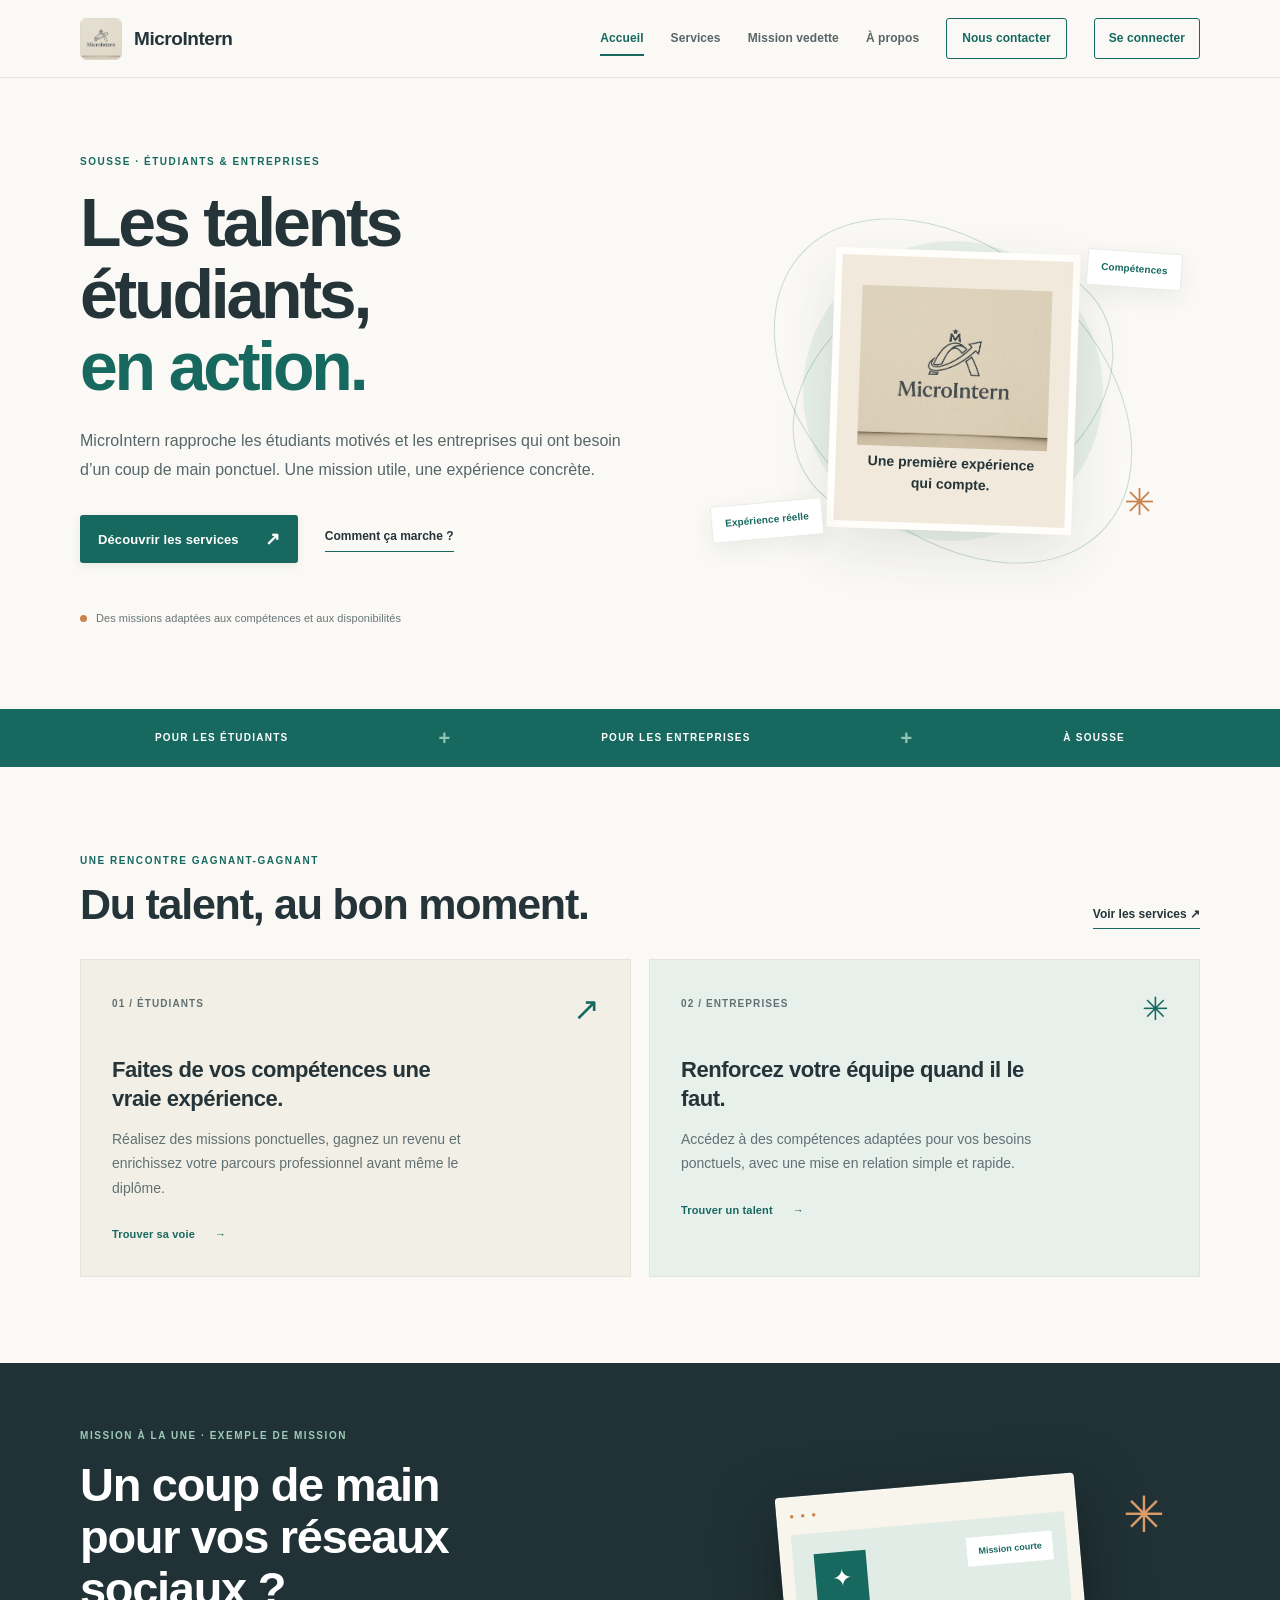
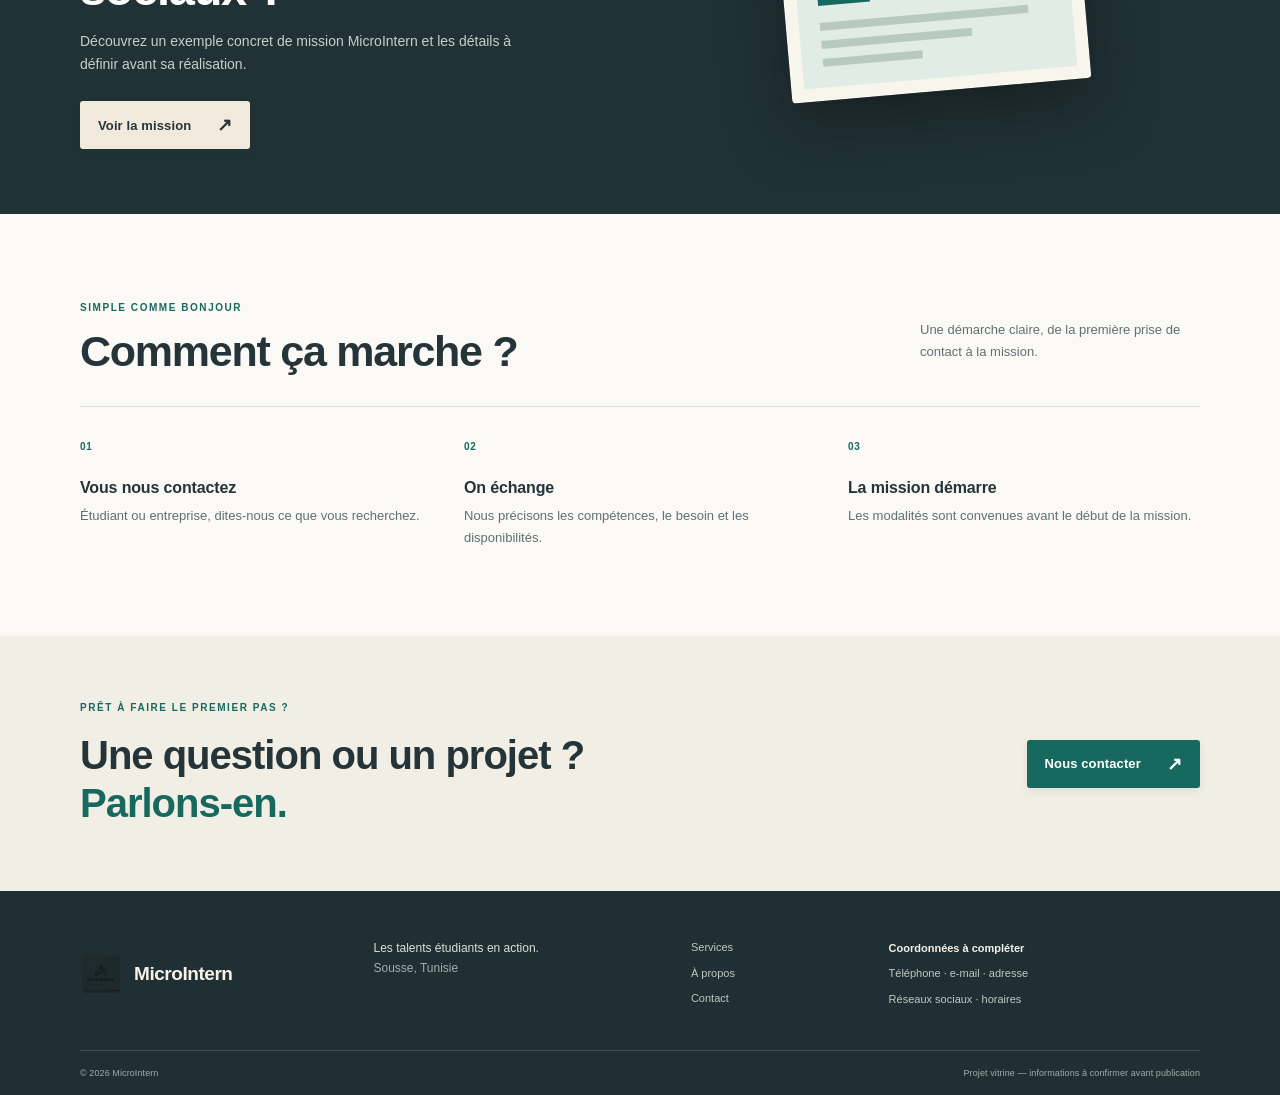
<file: index.html>
<!doctype html>
<html lang="fr">
<head>
  <meta charset="utf-8"><meta name="viewport" content="width=device-width, initial-scale=1">
  <meta name="description" content="MicroIntern met en relation les étudiants et les entreprises de Sousse pour des missions ponctuelles.">
  <title>MicroIntern — Des compétences en action</title><link rel="icon" href="images/logo.jpg"><link rel="stylesheet" href="css/style.css">
  <script src="js/main.js" defer></script>
</head>
<body>
<header class="site-header"><a class="brand" href="index.html"><img src="images/logo.jpg" alt="Logo MicroIntern"><span>MicroIntern</span></a><button class="menu-toggle" aria-expanded="false" aria-controls="main-nav" aria-label="Ouvrir le menu">☰</button><nav id="main-nav" class="main-nav"><a class="active" href="index.html">Accueil</a><a href="services.html">Services</a><a href="mission.html">Mission vedette</a><a href="apropos.html">À propos</a><a class="nav-cta" href="contact.html">Nous contacter</a><a class="nav-login" href="login.html">Se connecter</a></nav></header>
<main>
  <section class="hero wrap"><div class="hero-copy"><p class="eyebrow">Sousse · Étudiants & entreprises</p><h1>Les talents étudiants,<br><em>en action.</em></h1><p class="lead">MicroIntern rapproche les étudiants motivés et les entreprises qui ont besoin d’un coup de main ponctuel. Une mission utile, une expérience concrète.</p><div class="actions"><a class="button" href="services.html">Découvrir les services <span>↗</span></a><a class="text-link" href="apropos.html">Comment ça marche ?</a></div><div class="hero-note"><span class="dot"></span> Des missions adaptées aux compétences et aux disponibilités</div></div><div class="hero-art"><div class="art-orbit orbit-one"></div><div class="art-orbit orbit-two"></div><div class="hero-card"><img src="images/logo.jpg" alt="Logo MicroIntern"><span>Une première expérience<br>qui compte.</span></div><span class="art-tag tag-top">Compétences</span><span class="art-tag tag-bottom">Expérience réelle</span><span class="sparkle">✳</span></div></section>
  <section class="strip"><div class="wrap strip-inner"><span>Pour les étudiants</span><b>+</b><span>Pour les entreprises</span><b>+</b><span>À Sousse</span></div></section>
  <section class="section wrap"><div class="section-heading"><div><p class="eyebrow">Une rencontre gagnant-gagnant</p><h2>Du talent, au bon moment.</h2></div><a class="text-link" href="services.html">Voir les services ↗</a></div><div class="two-cards"><article class="feature-card student"><span class="card-number">01 / ÉTUDIANTS</span><div class="card-icon">↗</div><h3>Faites de vos compétences une vraie expérience.</h3><p>Réalisez des missions ponctuelles, gagnez un revenu et enrichissez votre parcours professionnel avant même le diplôme.</p><a href="services.html#etudiants">Trouver sa voie <span>→</span></a></article><article class="feature-card business"><span class="card-number">02 / ENTREPRISES</span><div class="card-icon">✳</div><h3>Renforcez votre équipe quand il le faut.</h3><p>Accédez à des compétences adaptées pour vos besoins ponctuels, avec une mise en relation simple et rapide.</p><a href="services.html#entreprises">Trouver un talent <span>→</span></a></article></div></section>
  <section class="mission-band"><div class="wrap mission-inner"><div><p class="eyebrow">Mission à la une · Exemple de mission</p><h2>Un coup de main<br>pour vos réseaux sociaux ?</h2><p>Découvrez un exemple concret de mission MicroIntern et les détails à définir avant sa réalisation.</p><a class="button button-light" href="mission.html">Voir la mission <span>↗</span></a></div><div class="mission-visual"><div class="mini-window"><div class="window-dots">● ● ●</div><div class="window-content"><div class="window-square">✦</div><div class="window-line long"></div><div class="window-line"></div><div class="window-line short"></div><div class="window-badge">Mission courte</div></div></div><span class="mission-star">✳</span></div></div></section>
  <section class="section wrap steps"><div class="section-heading"><div><p class="eyebrow">Simple comme bonjour</p><h2>Comment ça marche ?</h2></div><p class="muted">Une démarche claire, de la première prise de contact à la mission.</p></div><div class="step-grid"><article><span>01</span><h3>Vous nous contactez</h3><p>Étudiant ou entreprise, dites-nous ce que vous recherchez.</p></article><article><span>02</span><h3>On échange</h3><p>Nous précisons les compétences, le besoin et les disponibilités.</p></article><article><span>03</span><h3>La mission démarre</h3><p>Les modalités sont convenues avant le début de la mission.</p></article></div></section>
  <section class="contact-cta"><div class="wrap cta-inner"><div><p class="eyebrow">Prêt à faire le premier pas ?</p><h2>Une question ou un projet ?<br><em>Parlons-en.</em></h2></div><a class="button" href="contact.html">Nous contacter <span>↗</span></a></div></section>
</main>
<footer class="site-footer"><div class="wrap footer-top"><a class="brand" href="index.html"><img src="images/logo.jpg" alt=""><span>MicroIntern</span></a><p>Les talents étudiants en action.<br><span>Sousse, Tunisie</span></p><div class="footer-links"><a href="services.html">Services</a><a href="apropos.html">À propos</a><a href="contact.html">Contact</a></div><div class="footer-contact"><strong>Coordonnées à compléter</strong><span>Téléphone · e-mail · adresse</span><span>Réseaux sociaux · horaires</span></div></div><div class="wrap footer-bottom"><span>© <span data-year>2026</span> MicroIntern</span><span>Projet vitrine — informations à confirmer avant publication</span></div></footer>
</body></html>
</file>
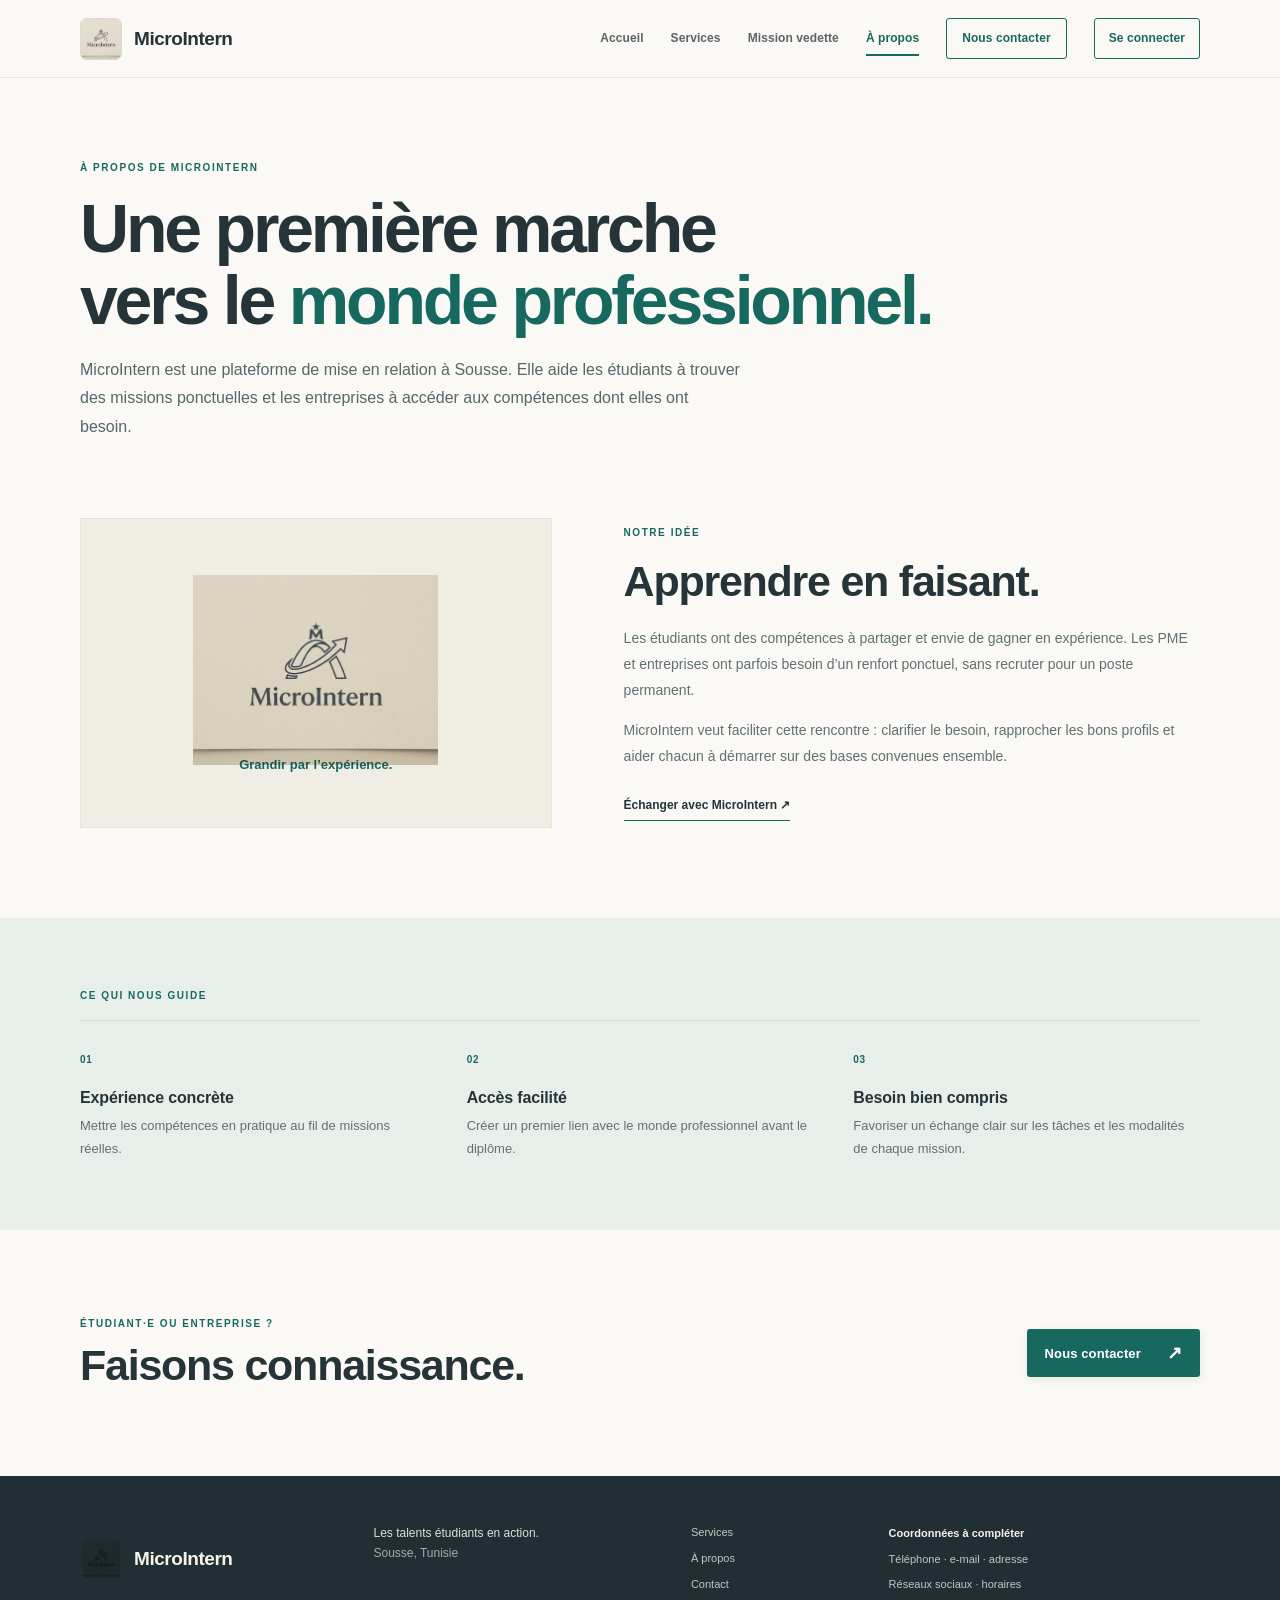
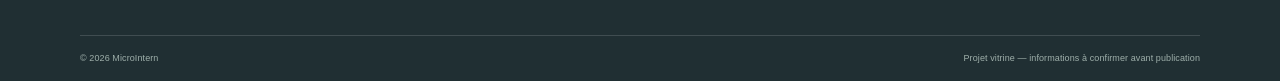
<file: apropos.html>
<!doctype html><html lang="fr"><head><meta charset="utf-8"><meta name="viewport" content="width=device-width,initial-scale=1"><meta name="description" content="Découvrez MicroIntern, une plateforme de mise en relation entre étudiants et entreprises à Sousse."><title>À propos — MicroIntern</title><link rel="icon" href="images/logo.jpg"><link rel="stylesheet" href="css/style.css"><script src="js/main.js" defer></script></head><body>
<header class="site-header"><a class="brand" href="index.html"><img src="images/logo.jpg" alt="Logo MicroIntern"><span>MicroIntern</span></a><button class="menu-toggle" aria-expanded="false" aria-controls="main-nav" aria-label="Ouvrir le menu">☰</button><nav id="main-nav" class="main-nav"><a href="index.html">Accueil</a><a href="services.html">Services</a><a href="mission.html">Mission vedette</a><a class="active" href="apropos.html">À propos</a><a class="nav-cta" href="contact.html">Nous contacter</a><a class="nav-login" href="login.html">Se connecter</a></nav></header>
<main><section class="page-hero wrap"><p class="eyebrow">À propos de MicroIntern</p><h1>Une première marche<br>vers le <em>monde professionnel.</em></h1><p class="lead">MicroIntern est une plateforme de mise en relation à Sousse. Elle aide les étudiants à trouver des missions ponctuelles et les entreprises à accéder aux compétences dont elles ont besoin.</p></section><section class="about-story wrap"><div class="about-emblem"><img src="images/logo.jpg" alt="Emblème de MicroIntern"><span>Grandir par l’expérience.</span></div><div><p class="eyebrow">Notre idée</p><h2>Apprendre en faisant.</h2><p>Les étudiants ont des compétences à partager et envie de gagner en expérience. Les PME et entreprises ont parfois besoin d’un renfort ponctuel, sans recruter pour un poste permanent.</p><p>MicroIntern veut faciliter cette rencontre : clarifier le besoin, rapprocher les bons profils et aider chacun à démarrer sur des bases convenues ensemble.</p><a class="text-link" href="contact.html">Échanger avec MicroIntern ↗</a></div></section><section class="values-section"><div class="wrap"><p class="eyebrow">Ce qui nous guide</p><div class="value-grid"><article><span>01</span><h3>Expérience concrète</h3><p>Mettre les compétences en pratique au fil de missions réelles.</p></article><article><span>02</span><h3>Accès facilité</h3><p>Créer un premier lien avec le monde professionnel avant le diplôme.</p></article><article><span>03</span><h3>Besoin bien compris</h3><p>Favoriser un échange clair sur les tâches et les modalités de chaque mission.</p></article></div></div></section><section class="section wrap cta-inline"><div><p class="eyebrow">Étudiant·e ou entreprise ?</p><h2>Faisons connaissance.</h2></div><a class="button" href="contact.html">Nous contacter <span>↗</span></a></section></main>
<footer class="site-footer"><div class="wrap footer-top"><a class="brand" href="index.html"><img src="images/logo.jpg" alt=""><span>MicroIntern</span></a><p>Les talents étudiants en action.<br><span>Sousse, Tunisie</span></p><div class="footer-links"><a href="services.html">Services</a><a href="apropos.html">À propos</a><a href="contact.html">Contact</a></div><div class="footer-contact"><strong>Coordonnées à compléter</strong><span>Téléphone · e-mail · adresse</span><span>Réseaux sociaux · horaires</span></div></div><div class="wrap footer-bottom"><span>© <span data-year>2026</span> MicroIntern</span><span>Projet vitrine — informations à confirmer avant publication</span></div></footer></body></html>
</file>
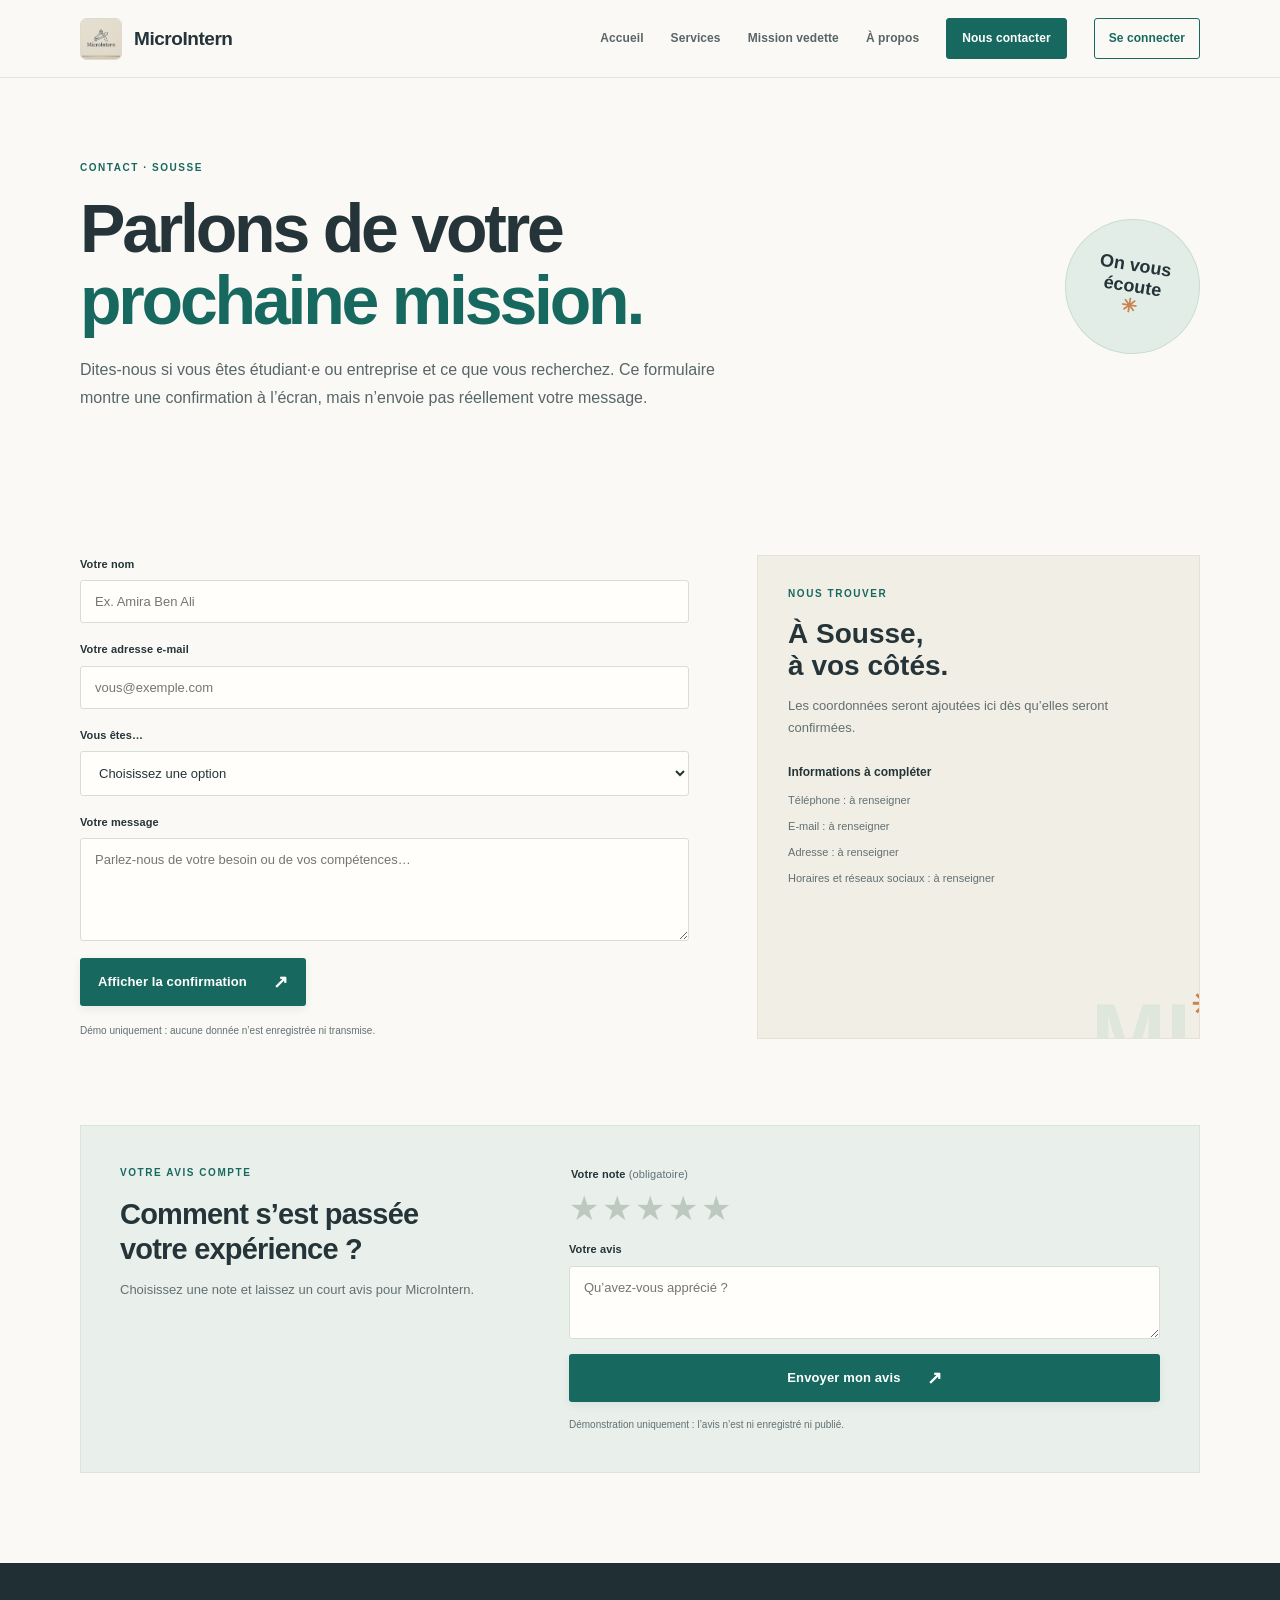
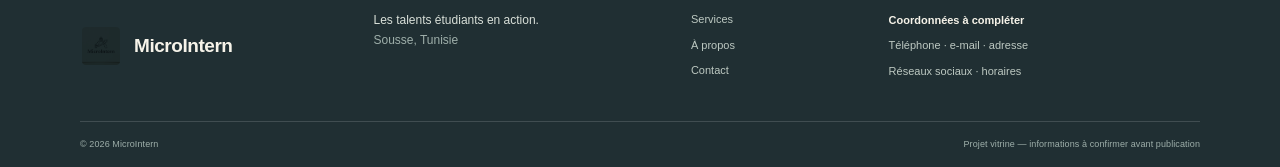
<file: contact.html>
<!doctype html><html lang="fr"><head><meta charset="utf-8"><meta name="viewport" content="width=device-width,initial-scale=1"><meta name="description" content="Contactez MicroIntern à Sousse, que vous soyez étudiant ou entreprise."><title>Contact — MicroIntern</title><link rel="icon" href="images/logo.jpg"><link rel="stylesheet" href="css/style.css"><script src="js/main.js" defer></script></head><body>
<header class="site-header"><a class="brand" href="index.html"><img src="images/logo.jpg" alt="Logo MicroIntern"><span>MicroIntern</span></a><button class="menu-toggle" aria-expanded="false" aria-controls="main-nav" aria-label="Ouvrir le menu">☰</button><nav id="main-nav" class="main-nav"><a href="index.html">Accueil</a><a href="services.html">Services</a><a href="mission.html">Mission vedette</a><a href="apropos.html">À propos</a><a class="nav-cta active" href="contact.html">Nous contacter</a><a class="nav-login" href="login.html">Se connecter</a></nav></header>
<main><section class="page-hero wrap contact-hero"><div><p class="eyebrow">Contact · Sousse</p><h1>Parlons de votre<br><em>prochaine mission.</em></h1><p class="lead">Dites-nous si vous êtes étudiant·e ou entreprise et ce que vous recherchez. Ce formulaire montre une confirmation à l’écran, mais n’envoie pas réellement votre message.</p></div><div class="contact-stamp">On vous<br>écoute <span>✳</span></div></section><section class="section wrap contact-layout"><form class="contact-form" id="contact-form"><div class="form-row"><label for="name">Votre nom</label><input id="name" name="name" type="text" placeholder="Ex. Amira Ben Ali" required></div><div class="form-row"><label for="email">Votre adresse e-mail</label><input id="email" name="email" type="email" placeholder="vous@exemple.com" required></div><div class="form-row"><label for="role">Vous êtes…</label><select id="role" name="role" required><option value="">Choisissez une option</option><option>Étudiant·e</option><option>Une entreprise</option><option>Autre</option></select></div><div class="form-row"><label for="message">Votre message</label><textarea id="message" name="message" rows="5" placeholder="Parlez-nous de votre besoin ou de vos compétences…" required></textarea></div><button class="button" type="submit">Afficher la confirmation <span>↗</span></button><p class="form-status" id="form-status" role="status" aria-live="polite"></p><p class="form-note">Démo uniquement : aucune donnée n’est enregistrée ni transmise.</p></form><aside class="contact-info"><p class="eyebrow">Nous trouver</p><h2>À Sousse,<br>à vos côtés.</h2><p>Les coordonnées seront ajoutées ici dès qu’elles seront confirmées.</p><div class="info-placeholder"><strong>Informations à compléter</strong><span>Téléphone : à renseigner</span><span>E-mail : à renseigner</span><span>Adresse : à renseigner</span><span>Horaires et réseaux sociaux : à renseigner</span></div><div class="contact-mark">MI<span>✳</span></div></aside></section><section class="wrap review-section"><div class="review-card"><div class="review-intro"><p class="eyebrow">Votre avis compte</p><h2>Comment s’est passée<br>votre expérience ?</h2><p>Choisissez une note et laissez un court avis pour MicroIntern.</p></div><form id="review-form" class="review-form"><fieldset class="rating-field"><legend>Votre note <span>(obligatoire)</span></legend><div class="star-rating" aria-label="Note de 1 à 5 étoiles"><input type="radio" id="rating-5" name="rating" value="5" required><label for="rating-5" title="5 étoiles"><span class="sr-only">5 étoiles</span>★</label><input type="radio" id="rating-4" name="rating" value="4"><label for="rating-4" title="4 étoiles"><span class="sr-only">4 étoiles</span>★</label><input type="radio" id="rating-3" name="rating" value="3"><label for="rating-3" title="3 étoiles"><span class="sr-only">3 étoiles</span>★</label><input type="radio" id="rating-2" name="rating" value="2"><label for="rating-2" title="2 étoiles"><span class="sr-only">2 étoiles</span>★</label><input type="radio" id="rating-1" name="rating" value="1"><label for="rating-1" title="1 étoile"><span class="sr-only">1 étoile</span>★</label></div></fieldset><div class="form-row"><label for="review-text">Votre avis</label><textarea id="review-text" name="review" rows="3" placeholder="Qu’avez-vous apprécié ?" required></textarea></div><button class="button" type="submit">Envoyer mon avis <span>↗</span></button><p class="form-status" id="review-status" role="status" aria-live="polite"></p><p class="form-note">Démonstration uniquement : l’avis n’est ni enregistré ni publié.</p></form></div></section></main>
<footer class="site-footer"><div class="wrap footer-top"><a class="brand" href="index.html"><img src="images/logo.jpg" alt=""><span>MicroIntern</span></a><p>Les talents étudiants en action.<br><span>Sousse, Tunisie</span></p><div class="footer-links"><a href="services.html">Services</a><a href="apropos.html">À propos</a><a href="contact.html">Contact</a></div><div class="footer-contact"><strong>Coordonnées à compléter</strong><span>Téléphone · e-mail · adresse</span><span>Réseaux sociaux · horaires</span></div></div><div class="wrap footer-bottom"><span>© <span data-year>2026</span> MicroIntern</span><span>Projet vitrine — informations à confirmer avant publication</span></div></footer></body></html>
</file>
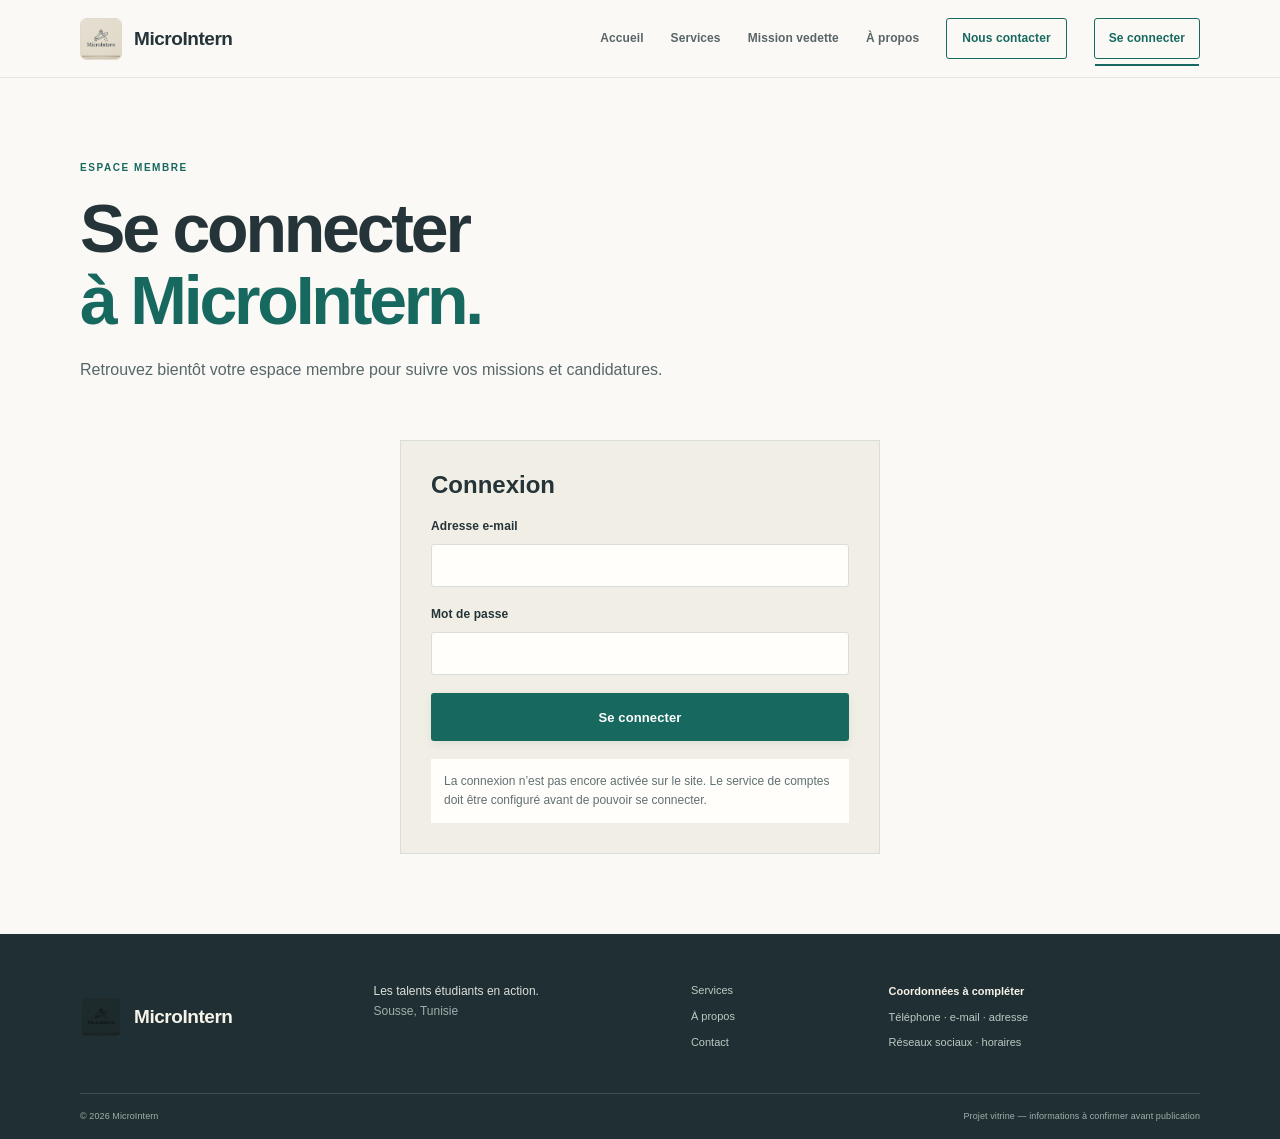
<file: login.html>
<!doctype html>
<html lang="fr">
<head>
  <meta charset="utf-8">
  <meta name="viewport" content="width=device-width, initial-scale=1">
  <meta name="description" content="Connexion à l’espace MicroIntern.">
  <title>Se connecter — MicroIntern</title>
  <link rel="icon" href="images/logo.jpg">
  <link rel="stylesheet" href="css/style.css">
  <script src="js/main.js" defer></script>
</head>
<body>
<header class="site-header">
  <a class="brand" href="index.html"><img src="images/logo.jpg" alt="Logo MicroIntern"><span>MicroIntern</span></a>
  <button class="menu-toggle" aria-expanded="false" aria-controls="main-nav" aria-label="Ouvrir le menu">☰</button>
  <nav id="main-nav" class="main-nav">
    <a href="index.html">Accueil</a><a href="services.html">Services</a><a href="mission.html">Mission vedette</a><a href="apropos.html">À propos</a><a class="nav-cta" href="contact.html">Nous contacter</a><a class="nav-login active" href="login.html">Se connecter</a>
  </nav>
</header>
<main>
  <section class="page-hero wrap"><p class="eyebrow">Espace membre</p><h1>Se connecter<br><em>à MicroIntern.</em></h1><p class="lead">Retrouvez bientôt votre espace membre pour suivre vos missions et candidatures.</p></section>
  <section class="wrap auth-section">
    <form class="auth-card">
      <h2>Connexion</h2>
      <div class="form-row"><label for="email">Adresse e-mail</label><input id="email" name="email" type="email" autocomplete="email" required></div>
      <div class="form-row"><label for="password">Mot de passe</label><input id="password" name="password" type="password" autocomplete="current-password" required></div>
      <button class="button" type="button" disabled>Se connecter</button>
      <p class="form-note" role="status">La connexion n’est pas encore activée sur le site. Le service de comptes doit être configuré avant de pouvoir se connecter.</p>
    </form>
  </section>
</main>
<footer class="site-footer"><div class="wrap footer-top"><a class="brand" href="index.html"><img src="images/logo.jpg" alt=""><span>MicroIntern</span></a><p>Les talents étudiants en action.<br><span>Sousse, Tunisie</span></p><div class="footer-links"><a href="services.html">Services</a><a href="apropos.html">À propos</a><a href="contact.html">Contact</a></div><div class="footer-contact"><strong>Coordonnées à compléter</strong><span>Téléphone · e-mail · adresse</span><span>Réseaux sociaux · horaires</span></div></div><div class="wrap footer-bottom"><span>© <span data-year>2026</span> MicroIntern</span><span>Projet vitrine — informations à confirmer avant publication</span></div></footer>
</body>
</html>
</file>
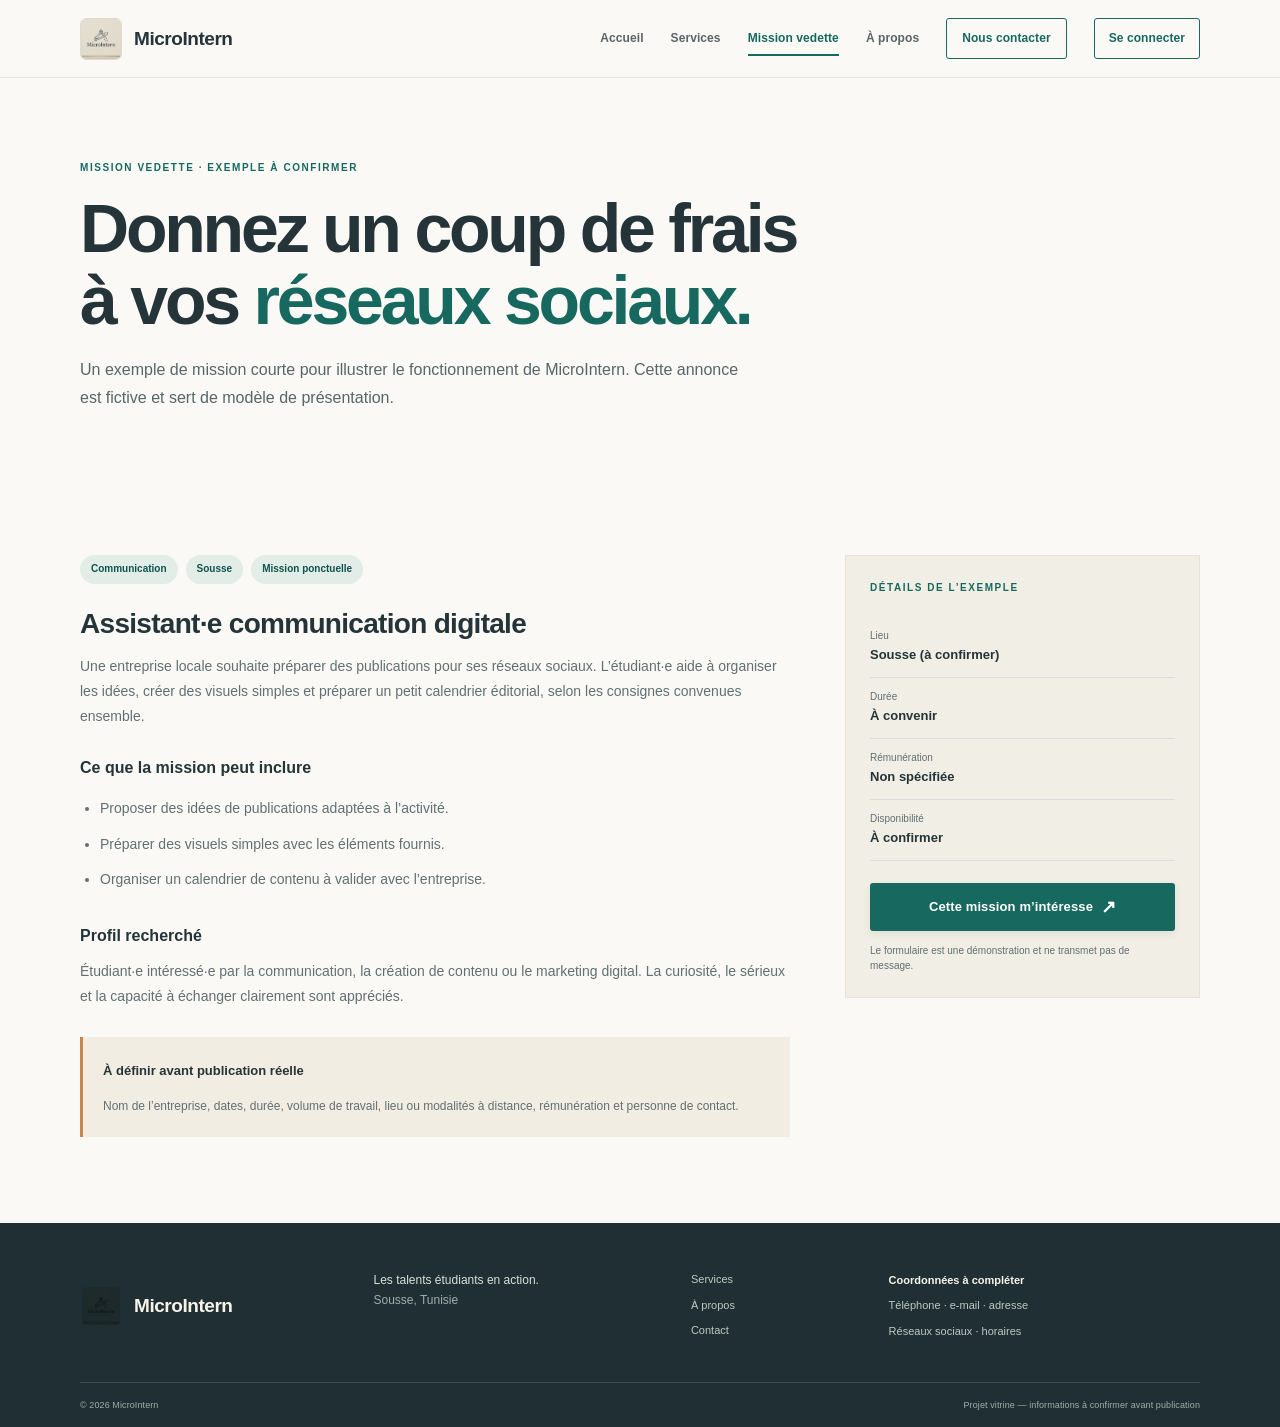
<file: mission.html>
<!doctype html><html lang="fr"><head><meta charset="utf-8"><meta name="viewport" content="width=device-width,initial-scale=1"><meta name="description" content="Exemple de mission MicroIntern : soutien à la communication sur les réseaux sociaux."><title>Mission vedette — MicroIntern</title><link rel="icon" href="images/logo.jpg"><link rel="stylesheet" href="css/style.css"><script src="js/main.js" defer></script></head><body>
<header class="site-header"><a class="brand" href="index.html"><img src="images/logo.jpg" alt="Logo MicroIntern"><span>MicroIntern</span></a><button class="menu-toggle" aria-expanded="false" aria-controls="main-nav" aria-label="Ouvrir le menu">☰</button><nav id="main-nav" class="main-nav"><a href="index.html">Accueil</a><a href="services.html">Services</a><a class="active" href="mission.html">Mission vedette</a><a href="apropos.html">À propos</a><a class="nav-cta" href="contact.html">Nous contacter</a><a class="nav-login" href="login.html">Se connecter</a></nav></header>
<main><section class="page-hero wrap"><p class="eyebrow">Mission vedette · Exemple à confirmer</p><h1>Donnez un coup de frais<br>à vos <em>réseaux sociaux.</em></h1><p class="lead">Un exemple de mission courte pour illustrer le fonctionnement de MicroIntern. Cette annonce est fictive et sert de modèle de présentation.</p></section><section class="section wrap mission-detail"><article class="mission-main"><div class="mission-pills"><span>Communication</span><span>Sousse</span><span>Mission ponctuelle</span></div><h2>Assistant·e communication digitale</h2><p>Une entreprise locale souhaite préparer des publications pour ses réseaux sociaux. L’étudiant·e aide à organiser les idées, créer des visuels simples et préparer un petit calendrier éditorial, selon les consignes convenues ensemble.</p><h3>Ce que la mission peut inclure</h3><ul class="check-list"><li>Proposer des idées de publications adaptées à l’activité.</li><li>Préparer des visuels simples avec les éléments fournis.</li><li>Organiser un calendrier de contenu à valider avec l’entreprise.</li></ul><h3>Profil recherché</h3><p>Étudiant·e intéressé·e par la communication, la création de contenu ou le marketing digital. La curiosité, le sérieux et la capacité à échanger clairement sont appréciés.</p><div class="notice"><strong>À définir avant publication réelle</strong><p>Nom de l’entreprise, dates, durée, volume de travail, lieu ou modalités à distance, rémunération et personne de contact.</p></div></article><aside class="mission-aside"><p class="eyebrow">Détails de l’exemple</p><div class="detail-line"><span>Lieu</span><strong>Sousse (à confirmer)</strong></div><div class="detail-line"><span>Durée</span><strong>À convenir</strong></div><div class="detail-line"><span>Rémunération</span><strong>Non spécifiée</strong></div><div class="detail-line"><span>Disponibilité</span><strong>À confirmer</strong></div><a class="button full-button" href="contact.html">Cette mission m’intéresse <span>↗</span></a><small>Le formulaire est une démonstration et ne transmet pas de message.</small></aside></section></main>
<footer class="site-footer"><div class="wrap footer-top"><a class="brand" href="index.html"><img src="images/logo.jpg" alt=""><span>MicroIntern</span></a><p>Les talents étudiants en action.<br><span>Sousse, Tunisie</span></p><div class="footer-links"><a href="services.html">Services</a><a href="apropos.html">À propos</a><a href="contact.html">Contact</a></div><div class="footer-contact"><strong>Coordonnées à compléter</strong><span>Téléphone · e-mail · adresse</span><span>Réseaux sociaux · horaires</span></div></div><div class="wrap footer-bottom"><span>© <span data-year>2026</span> MicroIntern</span><span>Projet vitrine — informations à confirmer avant publication</span></div></footer></body></html>
</file>
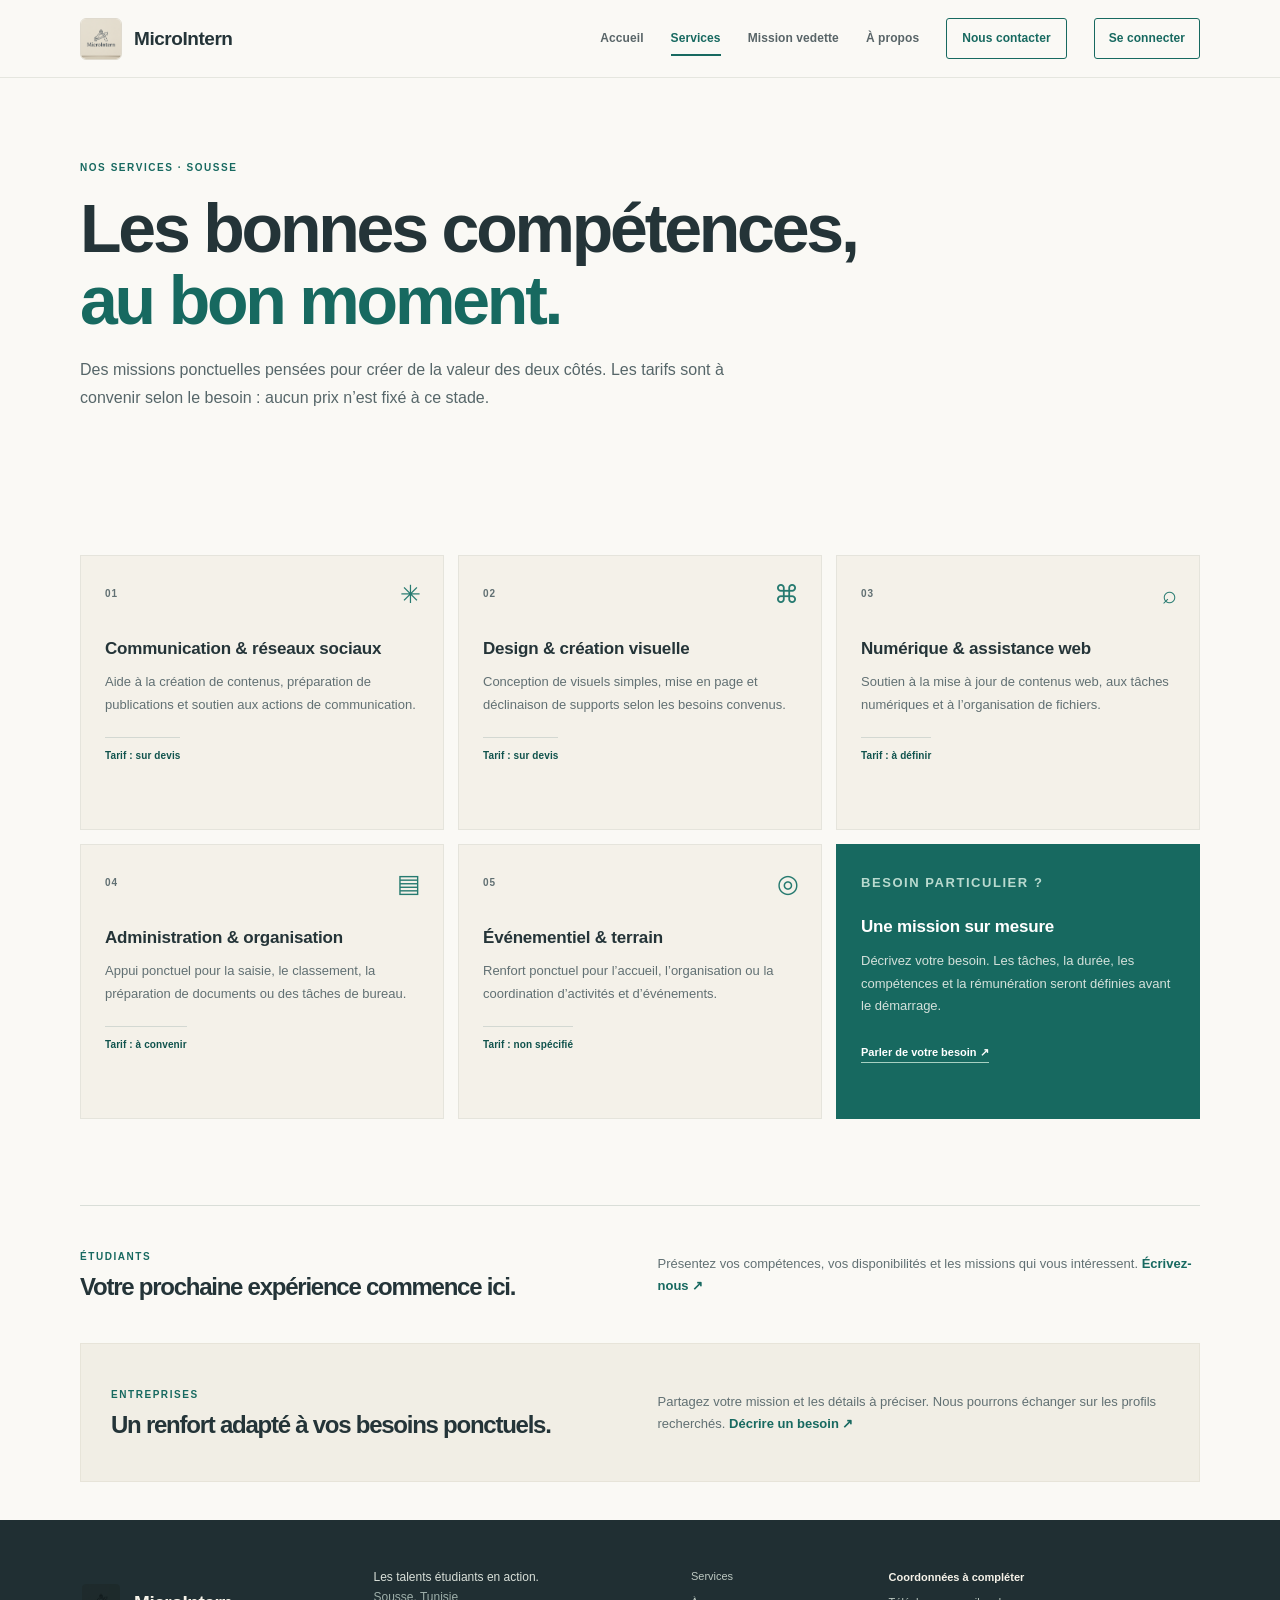
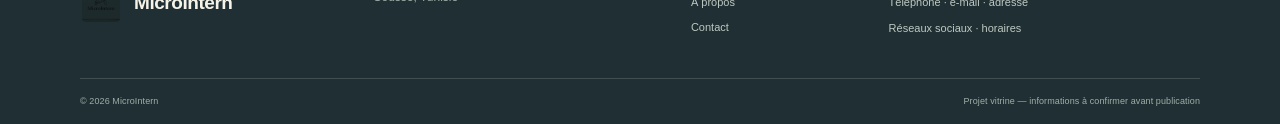
<file: services.html>
<!doctype html><html lang="fr"><head><meta charset="utf-8"><meta name="viewport" content="width=device-width,initial-scale=1"><meta name="description" content="Les services MicroIntern pour étudiants et entreprises à Sousse."><title>Services — MicroIntern</title><link rel="icon" href="images/logo.jpg"><link rel="stylesheet" href="css/style.css"><script src="js/main.js" defer></script></head><body>
<header class="site-header"><a class="brand" href="index.html"><img src="images/logo.jpg" alt="Logo MicroIntern"><span>MicroIntern</span></a><button class="menu-toggle" aria-expanded="false" aria-controls="main-nav" aria-label="Ouvrir le menu">☰</button><nav id="main-nav" class="main-nav"><a href="index.html">Accueil</a><a class="active" href="services.html">Services</a><a href="mission.html">Mission vedette</a><a href="apropos.html">À propos</a><a class="nav-cta" href="contact.html">Nous contacter</a><a class="nav-login" href="login.html">Se connecter</a></nav></header>
<main><section class="page-hero wrap"><p class="eyebrow">Nos services · Sousse</p><h1>Les bonnes compétences,<br><em>au bon moment.</em></h1><p class="lead">Des missions ponctuelles pensées pour créer de la valeur des deux côtés. Les tarifs sont à convenir selon le besoin : aucun prix n’est fixé à ce stade.</p></section><section class="section wrap"><div class="services-grid">
<article class="service-card"><span class="service-index">01</span><div class="service-icon">✳</div><h2>Communication & réseaux sociaux</h2><p>Aide à la création de contenus, préparation de publications et soutien aux actions de communication.</p><span class="price-label">Tarif : sur devis</span></article>
<article class="service-card"><span class="service-index">02</span><div class="service-icon">⌘</div><h2>Design & création visuelle</h2><p>Conception de visuels simples, mise en page et déclinaison de supports selon les besoins convenus.</p><span class="price-label">Tarif : sur devis</span></article>
<article class="service-card"><span class="service-index">03</span><div class="service-icon">⌕</div><h2>Numérique & assistance web</h2><p>Soutien à la mise à jour de contenus web, aux tâches numériques et à l’organisation de fichiers.</p><span class="price-label">Tarif : à définir</span></article>
<article class="service-card"><span class="service-index">04</span><div class="service-icon">▤</div><h2>Administration & organisation</h2><p>Appui ponctuel pour la saisie, le classement, la préparation de documents ou des tâches de bureau.</p><span class="price-label">Tarif : à convenir</span></article>
<article class="service-card"><span class="service-index">05</span><div class="service-icon">◎</div><h2>Événementiel & terrain</h2><p>Renfort ponctuel pour l’accueil, l’organisation ou la coordination d’activités et d’événements.</p><span class="price-label">Tarif : non spécifié</span></article>
<article class="service-card service-callout"><p class="eyebrow">Besoin particulier ?</p><h2>Une mission sur mesure</h2><p>Décrivez votre besoin. Les tâches, la durée, les compétences et la rémunération seront définies avant le démarrage.</p><a class="text-link" href="contact.html">Parler de votre besoin ↗</a></article>
</div></section><section id="etudiants" class="audience-row wrap"><div><p class="eyebrow">Étudiants</p><h2>Votre prochaine expérience commence ici.</h2></div><p>Présentez vos compétences, vos disponibilités et les missions qui vous intéressent. <a href="contact.html">Écrivez-nous ↗</a></p></section><section id="entreprises" class="audience-row alt wrap"><div><p class="eyebrow">Entreprises</p><h2>Un renfort adapté à vos besoins ponctuels.</h2></div><p>Partagez votre mission et les détails à préciser. Nous pourrons échanger sur les profils recherchés. <a href="contact.html">Décrire un besoin ↗</a></p></section></main>
<footer class="site-footer"><div class="wrap footer-top"><a class="brand" href="index.html"><img src="images/logo.jpg" alt=""><span>MicroIntern</span></a><p>Les talents étudiants en action.<br><span>Sousse, Tunisie</span></p><div class="footer-links"><a href="services.html">Services</a><a href="apropos.html">À propos</a><a href="contact.html">Contact</a></div><div class="footer-contact"><strong>Coordonnées à compléter</strong><span>Téléphone · e-mail · adresse</span><span>Réseaux sociaux · horaires</span></div></div><div class="wrap footer-bottom"><span>© <span data-year>2026</span> MicroIntern</span><span>Projet vitrine — informations à confirmer avant publication</span></div></footer></body></html>
</file>
<file: css/style.css>
:root{--cream:#f5f1e8;--paper:#fbfaf6;--ink:#27343a;--muted:#687476;--teal:#26766f;--teal-dark:#1b5b56;--mint:#dcebe4;--line:#d9ded8;--orange:#d88b5b;--sans:'DM Sans','Inter',Arial,sans-serif;--display:'Manrope','DM Sans',Arial,sans-serif}*{box-sizing:border-box}html{scroll-behavior:smooth}body{margin:0;background:var(--paper);color:var(--ink);font-family:var(--sans);line-height:1.65}a{color:inherit;text-decoration:none}img{max-width:100%;display:block}.wrap{width:min(1120px,calc(100% - 48px));margin-inline:auto}.site-header{height:82px;padding:0 max(24px,calc((100% - 1120px)/2));display:flex;align-items:center;justify-content:space-between;border-bottom:1px solid rgba(39,52,58,.1);background:rgba(251,250,246,.94);position:relative;z-index:5}.brand{display:inline-flex;align-items:center;gap:10px;font-family:var(--display);font-weight:800;font-size:20px;letter-spacing:-.7px}.brand img{width:43px;height:43px;object-fit:cover;object-position:center;border-radius:50%;mix-blend-mode:multiply}.main-nav{display:flex;align-items:center;gap:31px;font-size:13px;font-weight:600}.main-nav>a{color:#596568;transition:color .2s}.main-nav>a:hover,.main-nav>a.active{color:var(--teal)}.main-nav .nav-cta{border:1px solid var(--ink);border-radius:3px;padding:10px 16px;color:var(--ink)}.menu-toggle{display:none;background:none;border:0;color:var(--ink);font-size:25px;cursor:pointer}.hero{min-height:540px;display:grid;grid-template-columns:1fr .85fr;align-items:center;gap:50px;padding-top:62px;padding-bottom:74px}.eyebrow{margin:0 0 17px;color:var(--teal);font-size:11px;font-weight:700;letter-spacing:1.7px;text-transform:uppercase}.hero h1,.page-hero h1{font:800 clamp(44px,6vw,72px)/1.03 var(--display);letter-spacing:-4px;margin:0 0 25px}.hero h1 em,.page-hero h1 em,.contact-cta h2 em{color:var(--teal);font-style:normal}.lead{max-width:570px;color:#586669;font-size:17px;line-height:1.75;margin:0}.actions{display:flex;align-items:center;gap:27px;margin-top:31px}.button{display:inline-flex;align-items:center;justify-content:center;gap:26px;background:var(--teal);color:white;border:0;border-radius:3px;padding:14px 19px;font:700 13px var(--sans);cursor:pointer;transition:background .2s,transform .2s}.button:hover{background:var(--teal-dark);transform:translateY(-2px)}.button span{font-size:18px}.text-link{font-size:13px;font-weight:700;border-bottom:1px solid var(--teal);padding-bottom:4px}.hero-note{margin-top:46px;color:#697477;font-size:11px;display:flex;align-items:center;gap:9px}.dot{width:7px;height:7px;background:var(--orange);border-radius:50%}.hero-art{height:390px;position:relative;display:grid;place-items:center}.hero-art:before{content:'';position:absolute;width:300px;height:300px;border-radius:50%;background:#e9f0e8}.orbit-one,.orbit-two{position:absolute;width:340px;height:240px;border:1px solid rgba(38,118,111,.3);border-radius:50%;transform:rotate(-28deg)}.orbit-two{width:410px;height:282px;transform:rotate(42deg);border-color:rgba(39,52,58,.16)}.hero-card{width:245px;height:280px;position:relative;z-index:1;background:#f1eadc;border:8px solid white;box-shadow:0 15px 45px #26363920;display:flex;flex-direction:column;align-items:center;justify-content:center;transform:rotate(4deg);text-align:center;font:700 15px/1.5 var(--display)}.hero-card img{width:190px;height:160px;object-fit:cover;mix-blend-mode:multiply}.hero-card span{margin-top:5px}.art-tag{position:absolute;z-index:2;padding:9px 13px;border-radius:2px;background:white;box-shadow:0 6px 20px #26363914;color:var(--teal);font-size:11px;font-weight:700}.tag-top{top:55px;right:18px;transform:rotate(4deg)}.tag-bottom{bottom:47px;left:5px;transform:rotate(-5deg)}.sparkle{position:absolute;color:var(--orange);font-size:37px;right:45px;bottom:53px}.strip{background:var(--teal);color:white}.strip-inner{height:62px;display:flex;justify-content:space-around;align-items:center;font-size:12px;letter-spacing:.7px}.strip-inner b{color:#92c6b6;font-size:20px}.section{padding-top:94px;padding-bottom:94px}.section-heading{display:flex;align-items:end;justify-content:space-between;margin-bottom:34px}.section-heading h2,.audience-row h2,.about-story h2,.cta-inline h2{font:700 clamp(29px,4vw,43px)/1.15 var(--display);letter-spacing:-1.7px;margin:0}.section-heading .eyebrow{margin-bottom:10px}.two-cards{display:grid;grid-template-columns:1fr 1fr;gap:18px}.feature-card{position:relative;min-height:300px;padding:31px 34px;background:var(--cream)}.feature-card.business{background:#e8f0eb}.card-number{font-size:10px;font-weight:700;letter-spacing:1.1px;color:var(--muted)}.card-icon{position:absolute;right:30px;top:23px;font-size:32px;color:var(--teal)}.feature-card h3{max-width:370px;margin:39px 0 13px;font:700 23px/1.25 var(--display);letter-spacing:-.6px}.feature-card p{max-width:400px;margin:0;color:var(--muted);font-size:14px}.feature-card>a{display:inline-flex;gap:20px;margin-top:25px;color:var(--teal);font-weight:700;font-size:12px}.mission-band{background:#26363a;color:white;overflow:hidden}.mission-inner{min-height:400px;display:grid;grid-template-columns:1fr 1fr;align-items:center;gap:50px;padding-block:65px}.mission-inner .eyebrow{color:#9dcab9}.mission-inner h2{font:700 clamp(32px,4vw,47px)/1.1 var(--display);letter-spacing:-1.8px;margin:0 0 16px}.mission-inner p:not(.eyebrow){max-width:440px;color:#c5d0ca;font-size:14px;margin-bottom:25px}.button-light{background:#f1eadc;color:var(--ink)}.button-light:hover{background:white}.mission-visual{height:270px;display:grid;place-items:center;position:relative}.mini-window{width:300px;background:#f8f5ec;padding:12px;border-radius:4px;box-shadow:0 20px 50px #1119;transform:rotate(-5deg)}.window-dots{font-size:8px;letter-spacing:2px;color:var(--orange)}.window-content{margin-top:12px;padding:21px;background:#e0ece5;position:relative}.window-square{width:52px;height:52px;background:var(--teal);display:grid;place-items:center;color:#fff;font-size:24px}.window-line{height:8px;width:65%;background:#b8c9c0;margin-top:10px}.window-line.long{width:90%;margin-top:17px}.window-line.short{width:43%}.window-badge{position:absolute;right:14px;top:18px;background:#fff;padding:7px 11px;font-size:9px;color:var(--teal);font-weight:700}.mission-star{position:absolute;right:35px;top:20px;font-size:50px;color:#d88b5b}.steps{padding-bottom:105px}.steps .muted{max-width:280px;color:var(--muted);font-size:13px}.step-grid{display:grid;grid-template-columns:repeat(3,1fr);gap:40px;border-top:1px solid var(--line);padding-top:25px}.step-grid article>span,.value-grid article>span{color:var(--teal);font:700 12px var(--sans)}.step-grid h3,.value-grid h3{font:700 17px var(--display);margin:20px 0 8px}.step-grid p,.value-grid p{margin:0;color:var(--muted);font-size:13px}.contact-cta{background:var(--cream)}.cta-inner{min-height:255px;display:flex;justify-content:space-between;align-items:center}.contact-cta h2{font:700 clamp(27px,3.6vw,40px)/1.2 var(--display);letter-spacing:-1px;margin:0}.site-footer{background:#243337;color:#f6f3e9;padding-top:45px}.footer-top{display:grid;grid-template-columns:1.1fr 1.2fr .7fr 1.3fr;gap:30px;padding-bottom:38px}.footer-top .brand img{border:2px solid #fff}.footer-top>p{margin:0;color:#d9e0d9;font-size:12px}.footer-top>p span{color:#9eafaa}.footer-links,.footer-contact{display:flex;flex-direction:column;gap:8px;font-size:11px;color:#bdc9c2}.footer-links a:hover{color:#fff}.footer-contact strong{font-size:11px;color:#f6f3e9}.footer-bottom{border-top:1px solid #ffffff25;padding-block:15px;display:flex;justify-content:space-between;color:#9eafaa;font-size:10px}.page-hero{padding-top:90px;padding-bottom:70px}.page-hero h1{font-size:clamp(42px,5.6vw,64px)}.page-hero .lead{max-width:660px}.services-grid{display:grid;grid-template-columns:repeat(3,1fr);gap:15px}.service-card{min-height:280px;background:var(--cream);padding:24px;position:relative}.service-index{font-size:10px;color:var(--muted);font-weight:700;letter-spacing:1px}.service-icon{position:absolute;right:22px;top:18px;font-size:25px;color:var(--teal)}.service-card h2{font:700 18px/1.3 var(--display);margin:31px 0 11px}.service-card p{font-size:13px;color:var(--muted);margin:0 0 20px}.price-label{display:inline-block;border-top:1px solid #d3d8d2;padding-top:10px;color:var(--teal-dark);font-size:11px;font-weight:700}.service-callout{background:var(--teal);color:#fff}.service-callout .eyebrow{color:#b9dacf;margin-top:4px}.service-callout h2{margin-top:20px}.service-callout p{color:#d4e1db}.service-callout .text-link{color:#fff;border-color:#a7d1c2}.audience-row{display:grid;grid-template-columns:1fr 1fr;align-items:center;gap:35px;padding:37px 0;border-top:1px solid var(--line)}.audience-row .eyebrow{margin:0 0 8px}.audience-row h2{font-size:24px}.audience-row>p{font-size:13px;color:var(--muted)}.audience-row>p a{color:var(--teal);font-weight:700}.audience-row.alt{background:var(--cream);padding-inline:30px;margin-bottom:30px}.mission-detail{display:grid;grid-template-columns:1.5fr .75fr;gap:50px;padding-top:20px}.mission-pills{display:flex;flex-wrap:wrap;gap:8px}.mission-pills span{border-radius:20px;background:var(--mint);color:var(--teal-dark);font-size:10px;font-weight:700;padding:6px 11px}.mission-main h2{font:700 29px var(--display);margin:24px 0 12px}.mission-main h3{font:700 16px var(--display);margin:30px 0 10px}.mission-main p,.check-list{font-size:14px;color:var(--muted)}.check-list{padding-left:20px}.check-list li{padding:5px 0}.notice{margin-top:28px;padding:20px;background:#f5eee3;border-left:3px solid var(--orange)}.notice strong{font:700 13px var(--display)}.notice p{font-size:12px;margin-bottom:0}.mission-aside{background:var(--cream);padding:24px;height:max-content}.mission-aside .eyebrow{margin-bottom:20px}.detail-line{display:flex;flex-direction:column;border-bottom:1px solid var(--line);padding:11px 0}.detail-line span{font-size:10px;color:var(--muted)}.detail-line strong{font-size:13px}.full-button{width:100%;margin-top:22px;gap:8px}.mission-aside small{display:block;color:var(--muted);font-size:10px;line-height:1.5;margin-top:12px}.about-story{display:grid;grid-template-columns:.9fr 1.1fr;gap:80px;align-items:center;padding-top:20px;padding-bottom:90px}.about-emblem{height:310px;background:var(--cream);display:flex;flex-direction:column;align-items:center;justify-content:center;font:700 13px var(--display);color:var(--teal)}.about-emblem img{width:245px;height:190px;object-fit:cover;mix-blend-mode:multiply}.about-emblem span{margin-top:-8px}.about-story h2{margin-bottom:20px}.about-story p:not(.eyebrow){font-size:14px;color:var(--muted)}.about-story .text-link{display:inline-block;margin-top:12px}.values-section{background:#e9f0e9;padding:70px 0}.value-grid{display:grid;grid-template-columns:repeat(3,1fr);gap:40px;border-top:1px solid #c8d6cd;padding-top:24px}.value-grid h3{margin-top:18px}.cta-inline{display:flex;align-items:center;justify-content:space-between}.cta-inline .eyebrow{margin-bottom:8px}.contact-hero{display:flex;align-items:center;justify-content:space-between}.contact-stamp{width:135px;height:135px;flex:none;border-radius:50%;background:var(--mint);display:grid;place-content:center;text-align:center;font:700 19px/1.15 var(--display);transform:rotate(9deg)}.contact-stamp span{color:var(--orange);font-size:19px}.contact-layout{display:grid;grid-template-columns:1.1fr .8fr;gap:80px;padding-top:20px}.contact-form{display:grid;gap:18px}.form-row{display:flex;flex-direction:column;gap:7px}.form-row label{font-size:12px;font-weight:700}.form-row input,.form-row select,.form-row textarea{width:100%;border:1px solid var(--line);border-radius:2px;background:#fffefa;padding:12px 13px;font:13px var(--sans);color:var(--ink)}.form-row textarea{resize:vertical}.form-row input:focus,.form-row select:focus,.form-row textarea:focus{outline:2px solid #97c8bb;border-color:var(--teal)}.contact-form .button{justify-self:start}.form-note{font-size:10px;color:var(--muted);margin:0}.form-status{display:none;margin:0;padding:13px;background:#e1efe7;color:var(--teal-dark);font-size:13px}.form-status.is-visible{display:block}.contact-info{position:relative;overflow:hidden;padding:30px;background:var(--cream);min-height:400px}.contact-info h2{font:700 28px/1.15 var(--display);margin:0 0 13px}.contact-info>p:not(.eyebrow){font-size:13px;color:var(--muted)}.info-placeholder{display:flex;flex-direction:column;gap:8px;margin-top:25px;font-size:11px;color:var(--muted)}.info-placeholder strong{color:var(--ink);font-size:12px}.contact-mark{position:absolute;bottom:-50px;right:-20px;font:800 90px var(--display);color:#dfe7dd}.contact-mark span{font-size:33px;color:var(--orange);vertical-align:top}
@media(max-width:800px){.site-header{height:72px}.menu-toggle{display:block}.main-nav{display:none;position:absolute;top:71px;left:0;right:0;padding:14px 24px 24px;background:var(--paper);border-bottom:1px solid var(--line);flex-direction:column;align-items:stretch;gap:0}.main-nav.is-open{display:flex}.main-nav>a{padding:12px 0}.main-nav .nav-cta{text-align:center;margin-top:8px}.hero{grid-template-columns:1fr;gap:20px;padding-top:64px}.hero-art{height:330px}.hero h1,.page-hero h1{letter-spacing:-2.5px}.two-cards{grid-template-columns:1fr}.feature-card{min-height:270px}.mission-inner{grid-template-columns:1fr;gap:0}.mission-visual{height:240px}.section-heading{align-items:start;gap:20px;flex-direction:column}.services-grid{grid-template-columns:repeat(2,1fr)}.mission-detail{grid-template-columns:1fr;gap:25px}.mission-aside{max-width:none}.about-story{grid-template-columns:1fr;gap:35px}.about-emblem{height:260px}.contact-layout{grid-template-columns:1fr;gap:35px}.footer-top{grid-template-columns:1fr 1fr}.contact-hero{gap:25px}.contact-stamp{width:105px;height:105px;font-size:16px}}
@media(max-width:520px){.wrap{width:calc(100% - 36px)}.site-header{padding-inline:18px}.hero{padding-top:48px;padding-bottom:45px}.hero h1,.page-hero h1{font-size:43px}.lead{font-size:15px}.actions{align-items:flex-start;flex-direction:column;gap:18px}.hero-note{margin-top:30px}.hero-art{height:280px}.hero-card{width:205px;height:235px}.hero-card img{width:165px;height:135px}.hero-art:before{width:230px;height:230px}.orbit-one{width:270px}.orbit-two{width:310px}.tag-top{right:0;top:24px}.tag-bottom{left:0;bottom:20px}.strip-inner{height:auto;min-height:55px;gap:10px;font-size:9px}.section{padding-top:65px;padding-bottom:65px}.section-heading h2,.audience-row h2,.about-story h2{font-size:29px}.feature-card{padding:25px}.feature-card h3{margin-top:32px;font-size:21px}.mission-inner{padding-block:55px}.mission-inner h2{font-size:34px}.mission-visual{transform:scale(.9)}.step-grid{grid-template-columns:1fr;gap:24px}.step-grid article{display:grid;grid-template-columns:32px 1fr;column-gap:10px}.step-grid article>span{grid-row:span 2}.step-grid h3{margin:0 0 5px}.cta-inner{min-height:245px;align-items:flex-start;justify-content:center;flex-direction:column;gap:23px}.footer-top{grid-template-columns:1fr 1fr;gap:24px 15px}.footer-bottom{gap:10px;flex-direction:column}.page-hero{padding-top:62px;padding-bottom:40px}.services-grid{grid-template-columns:1fr}.service-card{min-height:240px}.audience-row{grid-template-columns:1fr;gap:8px;padding-block:24px}.audience-row.alt{padding-inline:18px}.mission-detail{padding-top:5px}.mission-main h2{font-size:25px}.value-grid{grid-template-columns:1fr;gap:23px}.values-section{padding-block:55px}.cta-inline{align-items:flex-start;flex-direction:column;gap:20px}.contact-hero{align-items:flex-start}.contact-stamp{width:82px;height:82px;font-size:13px}.contact-layout{padding-top:10px}.contact-info{padding:24px;min-height:380px}}

/* Formulaire d’avis avec étoiles interactives et adaptation aux écrans mobiles. */
.review-section{padding-top:0;padding-bottom:90px}.review-card{display:grid;grid-template-columns:.8fr 1.2fr;gap:55px;padding:40px;background:#e9f0e9}.review-intro h2{font:700 30px/1.2 var(--display);letter-spacing:-1px;margin:0 0 13px}.review-intro>p:last-child{font-size:13px;color:var(--muted)}.review-form{display:grid;gap:15px}.rating-field{padding:0;margin:0;border:0}.rating-field legend{font-size:12px;font-weight:700;margin-bottom:8px}.rating-field legend span{font-weight:400;color:var(--muted)}.star-rating{display:flex;flex-direction:row-reverse;justify-content:flex-end;gap:3px;width:max-content}.star-rating input{position:absolute;opacity:0;width:1px;height:1px}.star-rating label{font-size:32px;line-height:1;color:#bdc8c1;cursor:pointer;transition:color .15s,transform .15s}.star-rating label:hover,.star-rating label:hover~label,.star-rating label.is-selected,.star-rating input:focus-visible+label{color:#d88b37}.star-rating label:hover{transform:scale(1.12)}.star-rating input:focus-visible+label{outline:2px solid var(--teal);outline-offset:3px;border-radius:3px}.sr-only{position:absolute;width:1px;height:1px;padding:0;margin:-1px;overflow:hidden;clip:rect(0,0,0,0);white-space:nowrap;border:0}
@media(max-width:800px){.review-card{grid-template-columns:1fr;gap:20px}}
@media(max-width:520px){.review-section{padding-bottom:60px}.review-card{padding:24px 20px}.review-intro h2{font-size:27px}}

/* Professional finish: refined contrast, rhythm, component consistency, and focus states. */
:root{
  --cream:#f1eee5;
  --paper:#faf9f5;
  --ink:#243438;
  --muted:#617073;
  --teal:#176960;
  --teal-dark:#10534d;
  --mint:#e2ede7;
  --line:#d9ded8;
  --orange:#c8834f;
  --sans:'Inter','DM Sans','Segoe UI',Arial,sans-serif;
  --display:'Manrope','Inter','Segoe UI',Arial,sans-serif;
}
body{color:var(--ink);background:var(--paper);-webkit-font-smoothing:antialiased}
::selection{background:#cde1d7;color:var(--ink)}
a:focus-visible,button:focus-visible,input:focus-visible,select:focus-visible,textarea:focus-visible{outline:3px solid #81b9ac;outline-offset:3px}
.site-header{height:78px;background:rgba(250,249,245,.97);border-bottom-color:#e5e6df}
.brand{font-size:19px;letter-spacing:-.45px;gap:12px}
.brand img{width:42px;height:42px;object-fit:cover;object-position:center;border-radius:6px;border:1px solid #e4e0d7;background:#f1eee5;mix-blend-mode:multiply}
.main-nav{gap:27px;font-size:12px;letter-spacing:.08px}
.main-nav>a{transition:color .18s ease}
.main-nav>a.active:not(.nav-cta){position:relative}
.main-nav>a.active:not(.nav-cta):after{content:'';height:2px;background:var(--teal);position:absolute;left:0;right:0;bottom:-8px}
.main-nav .nav-cta{border-color:var(--teal);color:var(--teal);padding:10px 15px;transition:background .18s,color .18s}
.main-nav .nav-cta:hover,.main-nav .nav-cta.active{background:var(--teal);color:white}
.hero{min-height:570px;padding-top:76px;padding-bottom:82px;gap:45px}
.eyebrow{font-size:10px;letter-spacing:1.55px;margin-bottom:15px}
.hero h1,.page-hero h1{font-size:clamp(46px,5.6vw,68px);letter-spacing:-3.2px;line-height:1.06}
.lead{font-size:16px;line-height:1.8;color:#566669}
.button{min-height:48px;padding:13px 18px;border-radius:3px;letter-spacing:.12px;box-shadow:0 3px 8px #173a3514}
.button:hover{box-shadow:0 7px 16px #173a3520}
.text-link{font-size:12px;border-bottom-width:1px}
.hero-note{font-size:11px;letter-spacing:.05px}
.hero-art:before{background:#e8efe9}
.orbit-one,.orbit-two{border-color:rgba(23,105,96,.22)}
.hero-card{border:7px solid #fffefa;box-shadow:0 20px 55px #2636391c;transform:rotate(2deg);font-size:14px}
.art-tag{border:1px solid #e9ece6;box-shadow:0 8px 22px #26363912;font-size:10px;letter-spacing:.1px}
.strip-inner{height:58px;text-transform:uppercase;font-size:10px;font-weight:600;letter-spacing:1.25px}
.section{padding-top:86px;padding-bottom:86px}
.section-heading{margin-bottom:30px}
.section-heading h2,.audience-row h2,.about-story h2,.cta-inline h2{letter-spacing:-1.25px}
.feature-card{min-height:290px;padding:29px 31px;border:1px solid #e6e4da;transition:transform .2s ease,box-shadow .2s ease}
.feature-card:hover,.service-card:hover{transform:translateY(-3px);box-shadow:0 12px 28px #253a3510}
.feature-card.student{background:#f2efe7}
.feature-card.business{background:#e8f0eb}
.feature-card h3{font-size:22px;letter-spacing:-.45px;line-height:1.34}
.feature-card p,.service-card p{line-height:1.75}
.feature-card>a{font-size:11px;letter-spacing:.15px}
.mission-band{background:#203236}
.mission-inner{min-height:390px}
.mission-inner h2{letter-spacing:-1.3px}
.mini-window{box-shadow:0 22px 60px #1118;border:1px solid #fff9}
.mission-star{color:#d99b69}
.steps .section-heading .muted{line-height:1.7}
.step-grid{gap:32px}
.step-grid article>span,.value-grid article>span{font-size:10px;letter-spacing:.7px}
.step-grid h3,.value-grid h3{font-size:16px;letter-spacing:-.15px}
.step-grid p,.value-grid p{line-height:1.75}
.contact-cta{background:#f1eee5}
.site-footer{background:#202f33;padding-top:48px}
.footer-top{padding-bottom:41px}
.footer-links a,.footer-contact span{line-height:1.6}
.footer-bottom{font-size:9px;letter-spacing:.1px}
.page-hero{padding-top:82px;padding-bottom:56px}
.page-hero h1{margin-bottom:20px}
.services-grid{gap:14px}
.service-card{min-height:275px;padding:23px 24px;border:1px solid #e5e4dc;background:#f4f1e9;transition:transform .2s ease,box-shadow .2s ease}
.service-card h2{font-size:17px;letter-spacing:-.2px;line-height:1.4}
.service-icon{color:#267a70}
.price-label{font-size:10px;letter-spacing:.1px}
.service-callout{background:var(--teal);border-color:var(--teal)}
.service-callout .text-link{font-size:11px}
.audience-row{padding-block:34px}
.audience-row.alt{border:1px solid #e7e4d9;margin-bottom:38px}
.mission-detail{gap:55px}
.mission-main h2{font-size:28px;letter-spacing:-.7px}
.mission-main p,.check-list{line-height:1.8}
.mission-aside{border:1px solid #e5e2d8}
.notice{background:#f2ede3}
.about-story{gap:72px}
.about-emblem{background:#f0ede4;border:1px solid #e7e3d9}
.about-story p:not(.eyebrow){line-height:1.85}
.values-section{background:#e8efea}
.value-grid{border-top-color:#cfdad3}
.contact-stamp{font-size:18px;border:1px solid #c9dcd2}
.contact-layout{gap:68px}
.contact-form{gap:17px}
.form-row label,.rating-field legend{font-size:11px;letter-spacing:.1px}
.form-row input,.form-row select,.form-row textarea{border-color:#d7ddd7;background:#fffefa;border-radius:3px;padding:13px 14px;transition:border-color .15s,box-shadow .15s}
.form-row input:focus,.form-row select:focus,.form-row textarea:focus{outline:0;border-color:#459084;box-shadow:0 0 0 3px #26766f1a}
.form-note{line-height:1.65}
.contact-info{background:#f1eee5;border:1px solid #e5e1d7}
.info-placeholder{line-height:1.65}
.review-card{background:#e9f0eb;border:1px solid #dbe5de;padding:39px}
.review-intro h2{font-size:29px;letter-spacing:-.8px}
.star-rating label{font-size:34px}
.form-status{border-left:3px solid var(--teal);border-radius:2px;line-height:1.6}
@media(max-width:800px){
  .site-header{height:72px}
  .main-nav{top:71px;box-shadow:0 14px 25px #20323614}
  .main-nav>a.active:not(.nav-cta):after{display:none}
  .hero{min-height:0;padding-top:60px;padding-bottom:56px}
  .page-hero{padding-top:65px;padding-bottom:45px}
  .about-story{gap:35px}
  .contact-layout{gap:35px}
}
@media(max-width:520px){
  .hero h1,.page-hero h1{font-size:43px;letter-spacing:-2px}
  .hero{padding-top:48px}
  .section{padding-top:62px;padding-bottom:62px}
  .feature-card{min-height:265px;padding:24px}
  .service-card{min-height:235px;padding:22px}
  .footer-top{row-gap:23px}
  .contact-stamp{font-size:12px}
  .review-section{padding-top:0;padding-bottom:56px}
  .review-card{padding:23px 20px}
}
@media(prefers-reduced-motion:reduce){
  *,*::before,*::after{scroll-behavior:auto!important;transition:none!important;animation:none!important}
}


/* Lien de connexion dans le menu. */
.main-nav .nav-login{border:1px solid var(--teal);border-radius:3px;padding:10px 14px;color:var(--teal);font-weight:700;transition:background .18s,color .18s}
.main-nav .nav-login:hover{background:var(--teal);color:#fff}
@media(max-width:800px){.main-nav .nav-login{text-align:center;margin-top:8px}}
.auth-section{padding-bottom:80px}.auth-card{max-width:480px;margin:0 auto;padding:30px;background:var(--cream);border:1px solid var(--line);display:grid;gap:18px}.auth-card h2{margin:0;font:700 24px var(--display)}
.auth-card .form-row{display:flex;flex-direction:column;gap:7px}.auth-card label{font-size:12px;font-weight:700}.auth-card input{width:100%;border:1px solid var(--line);border-radius:3px;background:#fffefa;padding:13px 14px;font:13px var(--sans);color:var(--ink)}.auth-card .form-note{margin:0;padding:13px;background:#fffefa;color:var(--muted);font-size:12px;line-height:1.6}
</file>
